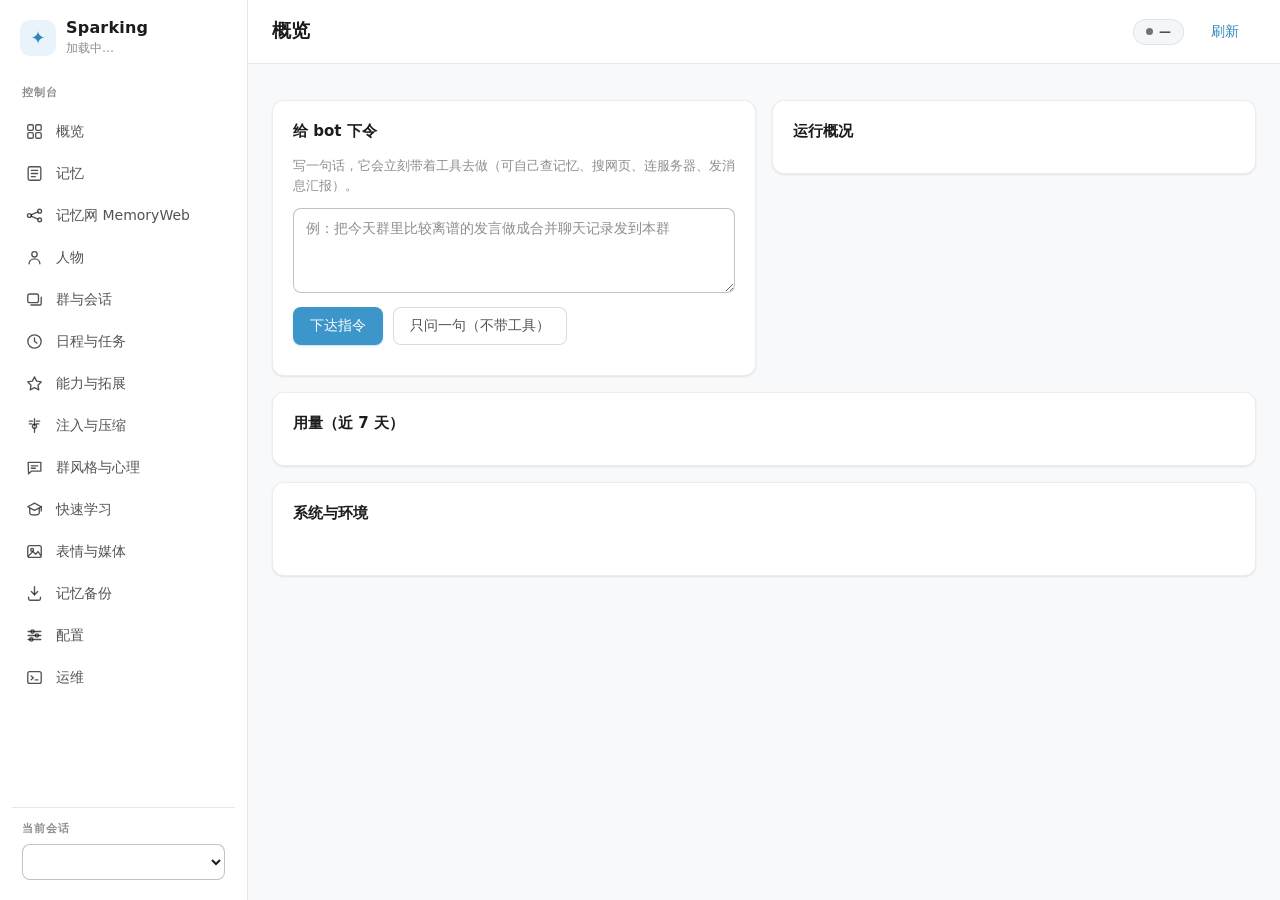
<file: pages/memory/index.html>
<!DOCTYPE html>
<html lang="zh-CN">
<head>
  <meta charset="utf-8">
  <meta name="viewport" content="width=device-width, initial-scale=1">
  <title>Sparking · 控制台</title>
  <link rel="icon" href="logo.png">
  <link rel="stylesheet" href="style.css">
</head>
<body>
  <div id="app">
    <aside class="sidebar">
      <div class="brand">
        <span class="logo">✦</span>
        <div>
          <div class="brand-name">Sparking</div>
          <div class="brand-sub" id="brand-version">加载中…</div>
        </div>
      </div>
      <div class="nav-label">控制台</div>
      <nav id="nav"></nav>
      <div class="sidebar-foot">
        <label class="scope-picker">
          <span>当前会话</span>
          <select id="scope-select"></select>
        </label>
      </div>
    </aside>

    <main class="content">
      <header class="topbar">
        <div>
          <h1 id="page-title">概览</h1>
          <p class="page-sub" id="page-sub"></p>
        </div>
        <div class="topbar-actions">
          <span class="pill" id="pill-status">—</span>
          <button class="btn ghost" id="btn-refresh" title="重新加载当前面板">刷新</button>
        </div>
      </header>

      <section class="panel" id="panel-overview">
        <div class="cards" id="overview-cards"></div>
        <div class="split">
          <div class="card">
            <h2>给 bot 下令</h2>
            <p class="muted">写一句话，它会立刻带着工具去做（可自己查记忆、搜网页、连服务器、发消息汇报）。</p>
            <textarea id="order-text" rows="3" placeholder="例：把今天群里比较离谱的发言做成合并聊天记录发到本群"></textarea>
            <div class="row">
              <button class="btn primary" id="btn-order">下达指令</button>
              <button class="btn" id="btn-ask">只问一句（不带工具）</button>
            </div>
            <pre class="output" id="order-output" hidden></pre>
          </div>
          <div class="card">
            <h2>运行概况</h2>
            <div id="overview-detail" class="kv"></div>
          </div>
        </div>
        <div class="card">
          <h2>用量（近 7 天）</h2>
          <div id="overview-usage" class="usage"></div>
        </div>
        <div class="card">
          <h2>系统与环境</h2>
          <div id="overview-platform" class="kv"></div>
          <div class="row" id="overview-platform-actions"></div>
        </div>
      </section>

      <section class="panel" id="panel-memory" hidden>
        <div class="toolbar">
          <input type="search" id="msg-search" placeholder="在消息里搜关键词…">
          <label class="check"><input type="checkbox" id="msg-events"> 含系统通知</label>
          <button class="btn" id="btn-msg-load">加载</button>
        </div>
        <div class="card">
          <h2>消息浏览 <span class="muted" id="msg-count"></span></h2>
          <div id="messages" class="list"></div>
          <div class="row"><button class="btn" id="btn-msg-more">加载更早</button></div>
        </div>
        <div class="card">
          <h2>分层摘要</h2>
          <div id="summaries" class="list"></div>
        </div>
        <div class="card">
          <h2>记忆账本</h2>
          <div id="catalog" class="list"></div>
        </div>
      </section>

      <section class="panel" id="panel-forest" hidden>
        <div class="toolbar">
          <select id="web-scope" title="只看某个会话"></select>
          <input type="search" id="web-search" placeholder="高亮节点（人物/话题/事实）…">
          <button class="btn ghost" id="btn-web-archived" title="显示回溯归档的记忆">显示归档</button>
          <button class="btn ghost" id="btn-web-refresh">刷新</button>
          <button class="btn primary" id="btn-web-new">新增记忆</button>
          <button class="btn" id="btn-web-prune" title="选择若干节点，沿路径丢弃低价值节点并压缩必要节点">剪枝</button>
          <button class="btn" id="btn-web-branches">分支 · <span id="web-branch-count">0</span></button>
          <button class="btn ghost" id="btn-web-rebuild" title="按当前记忆清空并重建整张网">重建</button>
          <a class="btn ghost" href="../tree/index.html" target="_blank" rel="noopener">独立页打开</a>
        </div>
        <p class="muted">节点＝人物 / 会话 / 话题 / 事实 / 摘要，连线＝关系：同一人物、同一话题把不同会话的记忆连成一张网。
          悬停看概况；<b>单击节点</b>看详情并可直接改标签 / 权重 / 归档 / 备注；
          <b>双击</b>只看它和周围那一圈；滚轮缩放、拖拽平移。</p>
        <div class="web-kinds" id="web-kinds"></div>
        <div class="web-stage">
          <div id="forest-graph" class="graph"></div>
          <aside id="web-detail" class="web-detail" hidden></aside>
          <aside id="web-branches" class="web-drawer" hidden></aside>
        </div>
        <div class="muted small" id="web-stats"></div>
        <div class="prune-bar" id="web-prune-bar" hidden>
          <span id="web-prune-info">剪枝：点选若干节点（至少两个）</span>
          <button class="btn primary" id="btn-web-prune-run" disabled>执行剪枝</button>
          <button class="btn ghost" id="btn-web-prune-cancel">退出剪枝</button>
        </div>
      </section>

      <section class="panel" id="panel-people" hidden>
        <div class="card">
          <h2>人物印象</h2>
          <div class="row wrap">
            <input id="imp-user" placeholder="QQ 号">
            <input id="imp-name" placeholder="昵称（可选）">
            <input id="imp-text" placeholder="印象：一两句话">
            <input id="imp-tags" placeholder="标签（逗号分隔）">
            <button class="btn primary" id="btn-imp-save">保存</button>
          </div>
          <div id="impressions" class="list"></div>
        </div>
        <div class="card">
          <h2>好感度</h2>
          <div id="affinity" class="list"></div>
        </div>
        <div class="card">
          <h2>说话风格档案</h2>
          <div id="styles" class="list"></div>
        </div>
      </section>

      <section class="panel" id="panel-groups" hidden>
        <div class="card">
          <h2>群与会话</h2>
          <p class="muted">白名单里的群会被完整记忆；点「切到」把它设为当前会话。</p>
          <div id="scopes" class="list"></div>
        </div>
        <div class="card">
          <h2>白名单</h2>
          <div class="row">
            <input id="wl-input" placeholder="群号（逗号或空格分隔）">
            <button class="btn primary" id="btn-wl-save">保存白名单</button>
          </div>
        </div>
        <div class="card">
          <h2>群话题</h2>
          <div id="topics" class="list"></div>
        </div>
      </section>

      <section class="panel" id="panel-schedule" hidden>
        <div class="card">
          <h2>任务队列 <span class="muted" id="queue-stats"></span></h2>
          <p class="muted">一切皆任务：一次回复、一轮 agent、工具调用、主动通知、总结…
            队列式执行；短期跑 1~N 次，长期定时反复；都能设时间区间，超出区间不执行。</p>
          <div class="row wrap">
            <select id="task-kind" title="任务类型">
              <option value="agent">agent（带工具自主干一轮）</option>
              <option value="reply">reply（说一句话）</option>
              <option value="notify">notify（只发一条消息）</option>
              <option value="tool">tool（调某个工具）</option>
              <option value="reflect">reflect（自我总结）</option>
              <option value="compress">compress（压缩记忆）</option>
            </select>
            <input id="plan-detail" placeholder="要做什么（例：总结本周群聊并写进记忆）">
          </div>
          <div class="row wrap">
            <label class="check">延迟<input id="plan-hours" type="number" value="0" min="0" step="0.5" title="多少小时后开始（0=马上）"></label>
            <label class="check">间隔<input id="task-interval" type="number" value="0" min="0" step="5" title="长期任务的间隔（分钟，0=不重复）"></label>
            <label class="check">次数<input id="task-runs" type="number" value="1" min="-1" step="1" title="最多跑几次（-1=不限）"></label>
            <label class="check">时段<input id="task-window" placeholder="09:00-22:00" title="每日执行时段（超出不执行）"></label>
            <button class="btn primary" id="btn-plan-add">排进队列</button>
          </div>
          <div id="plans" class="list"></div>
        </div>
        <div class="card">
          <h2>任务表</h2>
          <div class="row">
            <input id="todo-text" placeholder="任务内容">
            <button class="btn primary" id="btn-todo-add">加任务</button>
            <button class="btn ghost" id="btn-todo-clear">清空</button>
          </div>
          <div id="todos" class="list"></div>
        </div>
        <div class="card">
          <h2>事件条件指令</h2>
          <p class="muted">「当有人提到 X 时就做 Y」——命中时 bot 会自动执行。</p>
          <div class="row wrap">
            <input id="intent-text" placeholder="命中后做什么">
            <input id="intent-keys" placeholder="触发词（逗号分隔）">
            <button class="btn primary" id="btn-intent-add">立指令</button>
          </div>
          <div id="intents" class="list"></div>
        </div>
      </section>

      <section class="panel" id="panel-caps" hidden>
        <div class="card">
          <h2>能力总表 <span class="muted" id="caps-count"></span></h2>
          <p class="muted">bot 实际能调用的全部工具：AstrBot 内置、其它插件、本插件与自学习技能。
            被拓展开关关掉的会明确标出来。</p>
          <div id="caps-plugins" class="kv"></div>
          <div class="toolbar">
            <input type="search" id="caps-search" placeholder="搜工具名或说明…">
          </div>
          <div id="capabilities" class="list"></div>
        </div>
        <div class="card">
          <h2>拓展与技能</h2>
          <p class="muted">手写拓展（scripts/）仍是实验性功能：接口可能随版本调整，不建议依赖它做关键流程。
            <b>上传自定义拓展</b>：选一个 zip（里面要有 <code>extension.json</code>，可在一层子目录里）。
            上传的拓展可以在这里删除；插件自带与 bot 自学习的技能<b>不允许删除</b>。</p>
          <div class="row wrap" style="margin-bottom:8px">
            <input type="file" id="ext-file" accept=".zip">
            <button class="btn primary" id="btn-ext-upload">上传拓展</button>
            <button class="btn ghost" id="btn-ext-refresh">刷新列表</button>
          </div>
          <pre class="output" id="ext-log" hidden></pre>
          <div id="extensions" class="list"></div>
        </div>
      </section>

      <section class="panel" id="panel-inject" hidden>
        <div class="card">
          <h2>上下文详细程度 <span class="muted">每轮注入多少细节（压缩档次）</span></h2>
          <p class="muted">档次越高，注入的工具清单、记忆摘要、最近消息与证据越多，更聪明也更费 token；越低越省。
            调低档次会<b>先立即压缩一次记忆</b>，然后按更短的上下文运行；调高从下一轮起生效。
            <b>下面的提示词注入不受档次影响</b>——无论哪一档都完整注入。</p>
          <div class="row wrap">
            <select id="detail-level">
              <option value="1">1 · 紧凑（最省）</option>
              <option value="2">2 · 精简</option>
              <option value="3">3 · 标准</option>
              <option value="4">4 · 详细（最全）</option>
            </select>
            <button class="btn primary" id="btn-detail-save">应用</button>
            <span class="muted" id="detail-hint"></span>
          </div>
        </div>
        <div class="card">
          <h2>空闲活跃度 <span class="muted">没人找它说话时，后台自己找事做的开销</span></h2>
          <p class="muted">只影响<b>闲时</b>——既不主动聊天、也没人找它回复的时候，它多久自己找一次事做、
            一次能做多少（排日程 / 闲时消遣 / 自我总结 / 情绪刷新 / 风格学习 / 主动巡查）。
            <b>有人跟它说话时的正常回复完全不受影响</b>。档位越低越省 token，静默档只潜水看群、只记消息。</p>
          <div class="row wrap">
            <select id="idle-level">
              <option value="1">1 · 静默（最省）</option>
              <option value="2">2 · 克制</option>
              <option value="3">3 · 标准</option>
              <option value="4">4 · 活跃</option>
            </select>
            <button class="btn primary" id="btn-idle-save">应用</button>
            <span class="muted" id="idle-hint"></span>
          </div>
          <div id="idle-facts" class="kv"></div>
        </div>
        <div class="card">
          <h2>提示词注入 <span class="muted">勾选即生效，以【强制规则】追加到系统提示</span></h2>
          <p class="muted">自带预设可以直接启用、也可以改内容；自己的规则点「新增」。
            注入内容写成硬性要求（「每条消息必须 ≤15 字」）效果最好——它们会以
            「违反即视为本轮失败」的强制框架注入，优先级高于普通风格说明。</p>
          <div class="row">
            <button class="btn primary" id="btn-inject-add">新增注入</button>
            <button class="btn ghost" id="btn-refresh-inject">刷新</button>
          </div>
          <div id="injections" class="list"></div>
        </div>
      </section>

      <section class="panel" id="panel-culture" hidden>
        <div class="card">
          <h2>群说话风格 <span class="muted">学到的「什么情境用什么说法」</span></h2>
          <p class="muted">它从群聊里学的（不含它自己的发言）；聊天时会自然地照着说。删掉错的即可。</p>
          <div class="row"><button class="btn ghost" id="btn-refresh-culture">刷新</button></div>
          <div id="styleRules" class="list"></div>
        </div>
        <div class="card">
          <h2>群内黑话 <span class="muted">词条与它理解的含义</span></h2>
          <p class="muted">先挖出听不懂的词、再用上下文推断含义；信息不足时它不会硬猜（显示「还没搞懂」），
            你可以直接改解释。</p>
          <div id="lexicon" class="list"></div>
        </div>
        <div class="card">
          <h2>人物档案 <span class="muted">它对你的了解（跨群共用一份）</span></h2>
          <div id="profiles" class="list"></div>
        </div>
        <div class="card">
          <h2>情绪记忆 <span class="muted">最近什么让它情绪起伏</span></h2>
          <div id="moodEvents" class="list"></div>
        </div>
      </section>

      <section class="panel" id="panel-learn" hidden>
        <div class="card">
          <h2>快速学习 <span class="muted">导入群聊天记录，一次学会这些群</span></h2>
          <p class="muted">选一个 zip 上传即可：zip 根目录下**每个文件夹是一个群**
            （QQChatExporter V5 导出的 chunked-jsonl，里面有 manifest.json 与 chunks/*.jsonl）。
            <b>每个群都会被学一遍说话风格与群内黑话</b>；不在白名单里的群只写记忆、不接管，
            白名单群还会顺带建群友印象（按活跃度取前几个人）。
            重复导入同一份不会重复计数。</p>
          <div class="row wrap">
            <input type="file" id="learn-file" accept=".zip">
            <label class="check"><input type="checkbox" id="learn-learn" checked> 白名单群顺带建人物印象</label>
            <button class="btn primary" id="btn-learn-run">开始导入</button>
            <button class="btn ghost" id="btn-learn-refresh">刷新列表</button>
          </div>
          <pre class="output" id="learn-log" hidden></pre>
        </div>
        <div class="card">
          <h2>已入库的会话</h2>
          <div id="learn-scopes" class="list"></div>
        </div>
      </section>

      <section class="panel" id="panel-gallery" hidden>
        <div class="card">
          <h2>表情包库 <span class="muted">它自己攒下的表情，可看、可改描述、可删</span></h2>
          <p class="muted">描述和概要写在表情上，bot 挑表情时会按这些词选——写清楚它就用得准。</p>
          <div class="row wrap" style="margin-bottom:8px">
            <button class="btn ghost" id="btn-gallery-refresh">刷新</button>
            <button class="btn warn" id="btn-clear-stickers2">清空表情包</button>
          </div>
          <div id="sticker-grid" class="sticker-grid"></div>
        </div>
        <div class="card">
          <h2>媒体归档 <span class="muted">聊天里收到的图片/文件，可看、可改备注、可删</span></h2>
          <div class="row wrap" style="margin-bottom:8px">
            <button class="btn ghost" id="btn-media-refresh">刷新</button>
            <button class="btn warn" id="btn-clear-media2">清空媒体归档</button>
          </div>
          <div id="media-grid" class="sticker-grid"></div>
        </div>
      </section>

      <section class="panel" id="panel-backup" hidden>
        <div class="card">
          <h2>记忆导出与导入 <span class="muted">把它的记忆打包带走，也能再喂回来</span></h2>
          <p class="muted">导出的 zip 里是<b>理解层数据</b>：会话、消息、分层摘要、记忆账本、
            人物印象与档案、好感度、群说话风格、群内黑话、群话题、情绪记忆、提示词注入与日程。
            媒体与表情包文件、用量统计不进包。
            <b>重新导入时要匹配同一个嵌入模型</b>：对不上就只导文本与记忆、跳过向量（面板会写明原因）。</p>
          <div class="row wrap">
            <button class="btn primary" id="btn-export-memory">导出并下载</button>
            <button class="btn ghost" id="btn-export-server">只在服务器上存一份</button>
            <span class="muted" id="export-embed"></span>
          </div>
          <pre class="output" id="export-log" hidden></pre>
        </div>
        <div class="card">
          <h2>导入记忆包 <span class="muted">从别的 bot 或备份里搬回来</span></h2>
          <div class="row wrap">
            <input type="file" id="backup-file" accept=".zip">
            <button class="btn primary" id="btn-import-memory">导入</button>
            <button class="btn ghost" id="btn-backup-refresh">刷新</button>
          </div>
          <pre class="output" id="import-log" hidden></pre>
        </div>
        <div class="card">
          <h2>已导出的包 <span class="muted">服务器上的 exports 目录</span></h2>
          <div id="backup-files" class="list"></div>
        </div>
      </section>

      <section class="panel" id="panel-config" hidden>
        <div class="toolbar">
          <input type="search" id="cfg-search" placeholder="搜配置项…">
        </div>
        <div id="config" class="config"></div>
      </section>

      <section class="panel" id="panel-ops" hidden>
        <div class="split">
          <div class="card">
            <h2>维护</h2>
            <div class="row wrap">
              <button class="btn" id="btn-compress">压缩记忆</button>
              <button class="btn" id="btn-reflect">让 bot 自我总结</button>
              <button class="btn" id="btn-backup">立即备份</button>
            </div>
            <p class="muted">备份保存在插件数据目录的 backups/。</p>
            <div id="backups" class="list"></div>
          </div>
          <div class="card danger">
            <h2>危险操作</h2>
            <div class="row wrap">
              <button class="btn warn" id="btn-wipe-group">清空当前群记忆</button>
              <button class="btn warn" id="btn-clear-media">清空媒体归档</button>
              <button class="btn warn" id="btn-clear-stickers">清空表情包</button>
              <button class="btn danger" id="btn-wipe-all">清空全部记忆</button>
            </div>
            <p class="muted">「清空全部」需要输入确认词：确认清空</p>
          </div>
        </div>
        <div class="card">
          <h2>情绪</h2>
          <div class="row wrap">
            <input id="mood-name" placeholder="情绪词（如：雀跃）">
            <input id="mood-intensity" type="number" value="0.5" min="0" max="1" step="0.1">
            <input id="mood-note" placeholder="原因（可选）">
            <button class="btn primary" id="btn-mood">设置</button>
          </div>
          <div id="mood-view" class="kv"></div>
        </div>
        <div class="card">
          <h2>通知与请求</h2>
          <p class="muted">好友申请 / 群邀请等事件（bot 会自动处理，也可在此核对）。</p>
          <div id="events" class="list"></div>
        </div>
      </section>
    </main>
  </div>

  <div id="toast" class="toast" hidden></div>
  <script src="app.js"></script>
</body>
</html>
</file>
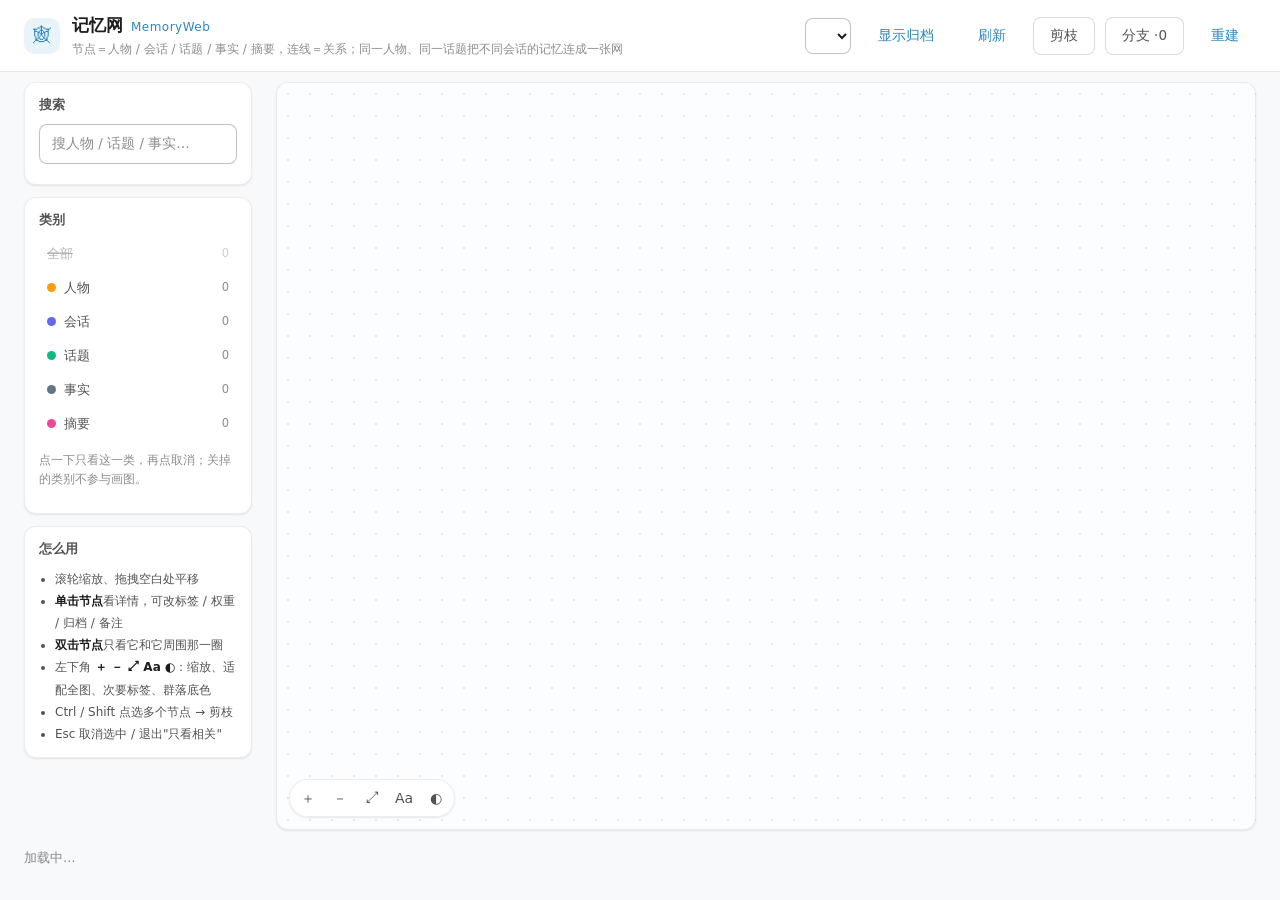
<file: pages/tree/index.html>
<!DOCTYPE html>
<html lang="zh-CN">
<head>
  <meta charset="utf-8">
  <meta name="viewport" content="width=device-width, initial-scale=1">
  <title>Sparking · 记忆网</title>
  <link rel="icon" href="logo.png">
  <link rel="stylesheet" href="style.css">
</head>
<body>
  <header class="bar">
    <div class="brand">
      <span class="logo">🕸</span>
      <div>
        <div class="brand-name">记忆网 <span class="brand-sub">MemoryWeb</span></div>
        <div class="brand-note">节点＝人物 / 会话 / 话题 / 事实 / 摘要，连线＝关系；同一人物、同一话题把不同会话的记忆连成一张网</div>
      </div>
    </div>
    <div class="bar-actions">
      <select id="scope" title="只看某个会话"></select>
      <button class="btn ghost" id="btn-archived" title="显示回溯归档的记忆">显示归档</button>
      <button class="btn ghost" id="btn-refresh" title="重新拉取记忆网">刷新</button>
      <button class="btn" id="btn-prune" title="选择若干节点，沿路径丢弃低价值节点并压缩必要节点">剪枝</button>
      <button class="btn" id="btn-branches">分支 · <span id="branch-count">0</span></button>
      <button class="btn ghost" id="btn-rebuild" title="按当前记忆清空并重建整张网">重建</button>
    </div>
  </header>

  <div class="layout">
    <aside class="side">
      <section class="panel">
        <h3>搜索</h3>
        <input type="search" id="search" placeholder="搜人物 / 话题 / 事实…">
        <ul class="hits" id="search-hits"></ul>
      </section>
      <section class="panel">
        <h3>类别 <span class="muted" id="kind-total"></span></h3>
        <div class="legend" id="kinds"></div>
        <p class="muted small">点一下只看这一类，再点取消；关掉的类别不参与画图。</p>
      </section>
      <section class="panel">
        <h3>怎么用</h3>
        <ul class="tips">
          <li>滚轮缩放、拖拽空白处平移</li>
          <li><b>单击节点</b>看详情，可改标签 / 权重 / 归档 / 备注</li>
          <li><b>双击节点</b>只看它和它周围那一圈</li>
          <li>左下角 <b>＋ － ⤢ Aa ◐</b>：缩放、适配全图、次要标签、群落底色</li>
          <li>Ctrl / Shift 点选多个节点 → 剪枝</li>
          <li>Esc 取消选中 / 退出"只看相关"</li>
        </ul>
      </section>
    </aside>

    <main class="stage">
      <div id="graph" class="graph"></div>
      <aside id="detail" class="detail" hidden></aside>
    </main>
  </div>

  <aside id="branches" class="drawer" hidden></aside>

  <footer class="stats" id="stats">加载中…</footer>

  <div class="prune-bar" id="prune-bar" hidden>
    <span id="prune-info">剪枝：点选若干节点（至少两个）</span>
    <button class="btn primary" id="btn-prune-run" disabled>执行剪枝</button>
    <button class="btn ghost" id="btn-prune-cancel">退出剪枝</button>
  </div>

  <div id="toast" class="toast" hidden></div>

  <script src="web.js"></script>
  <script src="app.js"></script>
</body>
</html>
</file>
<file: pages/memory/style.css>
/* Sparking 控制台 —— AstrBot 风格 · 亮色主题 · 零依赖
   配色取自 AstrBot dashboard 的 PurpleTheme（dashboard/src/theme/LightTheme.ts）：
   primary #3c96ca / secondary #2f86bd / lightprimary #eef2f6 / lightsecondary #e8f3fa
   success #00c853 / warning #ffc107 / error #f44336 / 正文 #1b1c1d / 次要 #000000aa / 分隔 #d0d0d0
   组件规格对齐它的 Vuetify 默认值：卡片 rounded-lg(12px) 描边、输入框 rounded-lg、
   侧栏列表项 min-height 40px、根圆角 8px。 */

[hidden] { display: none !important; }

:root {
  --primary: #3c96ca;
  --primary-strong: #2f86bd;
  --primary-deep: #1565c0;
  --primary-soft: #e8f3fa;
  --primary-soft-2: #eef2f6;
  --success: #00c853;
  --success-soft: #e6f7ee;
  --success-ink: #1b7f4d;
  --warning: #ffc107;
  --warning-soft: #fff8e1;
  --warning-ink: #8a6100;
  --error: #f44336;
  --error-soft: #fdecea;
  --error-ink: #c62828;

  --ink: #1b1c1d;
  --ink-2: rgba(0, 0, 0, .68);
  --ink-3: rgba(0, 0, 0, .45);
  --border: #d0d0d0;
  --line: rgba(208, 208, 208, .5);
  --hair: rgba(0, 0, 0, .07);

  --surface: #ffffff;
  --canvas: #f7f9fb;
  --surface-2: #f4f7fa;

  --radius: 8px;
  --radius-lg: 12px;
  --radius-xl: 16px;
  --shadow-1: 0 1px 2px rgba(16, 24, 40, .06), 0 1px 3px rgba(16, 24, 40, .04);
  --shadow-2: 0 10px 28px rgba(16, 24, 40, .14);
  --font: "Outfit", "Noto Sans", "PingFang SC", "Hiragino Sans GB",
          "Noto Sans CJK SC", "Microsoft YaHei", system-ui, sans-serif;
  --mono: ui-monospace, "SFMono-Regular", Consolas, "Liberation Mono", monospace;
}

* { box-sizing: border-box; }

html, body {
  margin: 0;
  height: 100%;
  background: var(--canvas);
  color: var(--ink);
  font: 14px/1.6 var(--font);
  -webkit-font-smoothing: antialiased;
}

#app { display: flex; height: 100%; }

/* ---------------------------------------------------------------- 侧栏 */
.sidebar {
  width: 248px;
  flex: none;
  background: var(--surface);
  border-right: 1px solid var(--line);
  display: flex;
  flex-direction: column;
  padding: 14px 12px 16px;
  gap: 8px;
  overflow-y: auto;
}

.brand { display: flex; align-items: center; gap: 10px; padding: 4px 8px 12px; }
.brand .logo {
  width: 36px; height: 36px; border-radius: 10px; flex: none;
  display: grid; place-items: center;
  background: var(--primary-soft);
  color: var(--primary-strong); font-size: 18px; font-weight: 700;
  overflow: hidden;
}
.brand .logo img { width: 36px; height: 36px; display: block; }
.brand-name { font-size: 16px; font-weight: 600; letter-spacing: .2px; line-height: 1.3; }
.brand-sub { font-size: 12px; color: var(--ink-3); }

.nav-label {
  font-size: 11px; letter-spacing: .08em; text-transform: uppercase;
  color: var(--ink-3); padding: 6px 10px 2px; font-weight: 600;
}

#nav { display: flex; flex-direction: column; gap: 2px; }
#nav button {
  all: unset;
  cursor: pointer;
  min-height: 40px;
  padding: 0 12px;
  border-radius: var(--radius);
  color: var(--ink-2);
  display: flex; align-items: center; gap: 12px;
  font-size: 14px;
  transition: background .14s ease, color .14s ease;
}
#nav button:hover { background: var(--primary-soft); color: var(--primary-strong); }
#nav button.active {
  background: var(--primary-soft); color: var(--primary-strong);
  font-weight: 600;
}
#nav button .ico {
  width: 20px; height: 20px; flex: none;
  display: grid; place-items: center; color: currentColor;
}
#nav button .ico svg {
  width: 19px; height: 19px; display: block;
  fill: none; stroke: currentColor; stroke-width: 1.7;
  stroke-linecap: round; stroke-linejoin: round;
}

.sidebar-foot {
  margin-top: auto; padding: 12px 10px 4px;
  border-top: 1px solid var(--line);
}
.scope-picker { display: flex; flex-direction: column; gap: 6px; }
.scope-picker > span {
  font-size: 11px; letter-spacing: .08em; text-transform: uppercase;
  color: var(--ink-3); font-weight: 600;
}

/* ---------------------------------------------------------------- 主区 */
.content { flex: 1; min-width: 0; display: flex; flex-direction: column; background: var(--canvas); }

.topbar {
  display: flex; align-items: center; justify-content: space-between; gap: 16px;
  padding: 12px 24px;
  min-height: 64px;
  border-bottom: 1px solid var(--line);
  background: var(--surface);
  position: sticky; top: 0; z-index: 5;
}
.topbar h1 { font-size: 19px; font-weight: 600; margin: 0; line-height: 1.35; }
.page-sub { margin: 2px 0 0; font-size: 12.5px; color: var(--ink-3); }
.topbar-actions { display: flex; align-items: center; gap: 10px; flex: none; }

.pill {
  display: inline-flex; align-items: center; gap: 6px;
  font-size: 12px; font-weight: 600; line-height: 1;
  padding: 6px 12px; border-radius: 999px;
  background: var(--surface-2); color: var(--ink-2); border: 1px solid var(--line);
}
.pill::before {
  content: ""; width: 7px; height: 7px; border-radius: 50%;
  background: currentColor; opacity: .8;
}
.pill.on { background: var(--success-soft); color: var(--success-ink); border-color: transparent; }
.pill.off { background: var(--warning-soft); color: var(--warning-ink); border-color: transparent; }

.panel { padding: 20px 24px 56px; overflow: auto; flex: 1; }

/* ---------------------------------------------------------------- 卡片 */
.cards {
  display: grid; grid-template-columns: repeat(auto-fill, minmax(158px, 1fr));
  gap: 14px; margin-bottom: 16px;
}
.card {
  background: var(--surface);
  border: 1px solid var(--hair);
  border-radius: var(--radius-lg);
  padding: 18px 20px;
  margin-bottom: 16px;
  box-shadow: var(--shadow-1);
}
.card h2 {
  font-size: 15px; font-weight: 600; margin: 0 0 12px;
  display: flex; align-items: center; gap: 8px; flex-wrap: wrap;
}
.card h2 .muted { font-weight: 400; }
.card.danger { border-color: rgba(244, 67, 54, .28); }
.card.danger h2 { color: var(--error-ink); }
.split { display: grid; grid-template-columns: 1fr 1fr; gap: 16px; align-items: start; }
@media (max-width: 960px) { .split { grid-template-columns: 1fr; } }

.metric {
  background: var(--surface); border: 1px solid var(--hair);
  border-radius: var(--radius-lg); padding: 16px 18px; box-shadow: var(--shadow-1);
}
.metric .k { font-size: 12.5px; color: var(--ink-3); }
.metric .v {
  font-size: 26px; font-weight: 600; margin-top: 4px; line-height: 1.2;
  color: var(--ink); font-variant-numeric: tabular-nums;
}
.metric .v small { font-size: 13px; color: var(--ink-3); font-weight: 400; margin-left: 4px; }

.kv { display: grid; grid-template-columns: auto 1fr; gap: 10px 16px; font-size: 13.5px; }
.kv b { color: var(--ink-3); font-weight: 500; }
.usage { display: flex; flex-direction: column; gap: 8px; font-size: 13px; }
.usage-row {
  display: grid; grid-template-columns: 58px 1fr 68px;
  align-items: center; gap: 12px;
}
.usage-day { color: var(--ink-2); font-variant-numeric: tabular-nums; }
.usage-count { color: var(--ink-3); text-align: right; font-variant-numeric: tabular-nums; }
.usage-track {
  height: 8px; border-radius: 999px; background: var(--surface-2);
  overflow: hidden;
}
.usage .bar {
  height: 8px; border-radius: 999px;
  background: linear-gradient(90deg, var(--primary), var(--primary-deep));
  min-width: 3px;
}

/* ---------------------------------------------------------------- 控件 */
button.btn {
  all: unset;
  cursor: pointer;
  display: inline-flex; align-items: center; justify-content: center; gap: 6px;
  height: 36px; padding: 0 16px;
  border-radius: var(--radius);
  background: var(--surface); color: var(--ink-2);
  border: 1px solid rgba(0, 0, 0, .14);
  font-size: 13.5px; font-weight: 500; white-space: nowrap;
  transition: background .14s ease, border-color .14s ease, color .14s ease, box-shadow .14s ease;
}
button.btn:hover { background: var(--primary-soft-2); border-color: rgba(0, 0, 0, .2); color: var(--ink); }
button.btn:focus-visible { outline: 2px solid var(--primary); outline-offset: 2px; }
button.btn.primary {
  background: var(--primary); border-color: transparent; color: #fff;
  box-shadow: 0 1px 2px rgba(21, 101, 192, .22);
}
button.btn.primary:hover { background: var(--primary-strong); color: #fff; }
button.btn.ghost { background: transparent; border-color: transparent; color: var(--primary-strong); }
button.btn.ghost:hover { background: var(--primary-soft); }
button.btn.warn { background: var(--warning-soft); border-color: transparent; color: var(--warning-ink); }
button.btn.warn:hover { background: #fff3cd; }
button.btn.danger { background: var(--error-soft); border-color: transparent; color: var(--error-ink); }
button.btn.danger:hover { background: #fbdad6; }
button.btn[disabled] { opacity: .45; pointer-events: none; }

input, select, textarea {
  background: var(--surface); color: var(--ink);
  border: 1px solid rgba(0, 0, 0, .24);
  border-radius: var(--radius);
  padding: 8px 12px; font: inherit; font-size: 13.5px; outline: none;
  transition: border-color .14s ease, box-shadow .14s ease;
  max-width: 100%;
}
input::placeholder, textarea::placeholder { color: var(--ink-3); }
input:hover, select:hover, textarea:hover { border-color: rgba(0, 0, 0, .4); }
input:focus, select:focus, textarea:focus {
  border-color: var(--primary); box-shadow: 0 0 0 1px var(--primary) inset;
}
input[type="checkbox"] { width: 17px; height: 17px; accent-color: var(--primary); padding: 0; }
select { cursor: pointer; }
textarea { width: 100%; resize: vertical; line-height: 1.65; }

.row { display: flex; gap: 10px; align-items: center; margin: 8px 0 12px; }
.row.wrap { flex-wrap: wrap; }
.row input { flex: 1; min-width: 130px; }
.toolbar { display: flex; gap: 10px; align-items: center; margin-bottom: 14px; flex-wrap: wrap; }
.toolbar input[type="search"] { flex: 1; min-width: 180px; }
.check {
  display: inline-flex; align-items: center; gap: 6px;
  color: var(--ink-2); font-size: 13px; white-space: nowrap;
}
.check input[type="number"], .check input:not([type]) { width: 74px; flex: none; }

/* ---------------------------------------------------------------- 列表 */
.list {
  display: flex; flex-direction: column; gap: 8px;
  max-height: 460px; overflow: auto;
  scrollbar-width: thin;
}
.item {
  background: var(--surface);
  border: 1px solid var(--hair);
  border-radius: var(--radius);
  padding: 12px 14px;
  display: flex; gap: 12px; align-items: flex-start;
  transition: border-color .14s ease, background .14s ease;
}
.item:hover { border-color: rgba(60, 150, 202, .5); background: #fcfdff; }
.item .main { flex: 1; min-width: 0; }
.item .title {
  font-size: 13.5px; font-weight: 600;
  display: flex; gap: 8px; align-items: baseline; flex-wrap: wrap;
}
.item .title .tag {
  font-size: 11px; font-weight: 500;
  color: var(--primary-strong); background: var(--primary-soft);
  border-radius: 6px; padding: 2px 8px;
}
.item .body {
  color: var(--ink-2); font-size: 13.5px; word-break: break-word;
  white-space: pre-wrap; margin-top: 4px;
}
.item .meta { color: var(--ink-3); font-size: 11.5px; margin-top: 6px; }
.item .actions { display: flex; gap: 6px; flex: none; flex-wrap: wrap; }
.item .actions button { height: 30px; padding: 0 12px; font-size: 12.5px; }
.empty { color: var(--ink-3); font-size: 13px; padding: 22px 12px; text-align: center; }
.muted { color: var(--ink-3); font-size: 12.5px; }
.output {
  background: #fbfcfd; border: 1px solid var(--hair); border-radius: var(--radius);
  padding: 12px 14px; font-family: var(--mono); font-size: 12.5px; color: #344054;
  max-height: 240px; overflow: auto; white-space: pre-wrap; word-break: break-word;
}

/* ---------------------------------------------------------------- 配置 */
.config { display: flex; flex-direction: column; gap: 20px; }
.cfg-group {
  background: var(--surface); border: 1px solid var(--hair);
  border-radius: var(--radius-lg); box-shadow: var(--shadow-1); overflow: hidden;
}
.cfg-group h3 {
  font-size: 13px; font-weight: 600; color: var(--primary-strong);
  margin: 0; padding: 14px 18px; border-bottom: 1px solid var(--line);
  background: var(--primary-soft-2); letter-spacing: .02em;
}
.cfg-item {
  display: grid; grid-template-columns: minmax(200px, 1fr) minmax(160px, 300px) auto;
  gap: 10px 14px; align-items: center;
  padding: 12px 18px; border-bottom: 1px solid var(--hair);
}
.cfg-item:last-child { border-bottom: 0; }
.cfg-item:hover { background: #fafcff; }
.cfg-item .key { font-family: var(--mono); font-size: 12.5px; color: var(--ink); }
.cfg-item .desc { font-size: 12px; color: var(--ink-3); grid-column: 1 / -1; margin: -6px 0 0; }
.cfg-item.wide { grid-template-columns: 1fr; }
.cfg-item input[type="checkbox"] { justify-self: start; }

/* ---------------------------------------------------------------- 提示与弹窗 */
.toast {
  position: fixed; left: 50%; bottom: 28px; transform: translateX(-50%);
  background: #303540; border: 1px solid #303540; color: #fff;
  padding: 12px 20px; border-radius: var(--radius); box-shadow: var(--shadow-2);
  font-size: 13.5px; z-index: 40; max-width: 70vw;
}
.toast.ok { background: #1b7f4d; border-color: #1b7f4d; }
.toast.error { background: #c62828; border-color: #c62828; }

.modal-overlay {
  position: fixed; inset: 0; background: rgba(27, 28, 29, .38);
  display: grid; place-items: center; z-index: 50;
  animation: fade .16s ease;
}
.modal {
  background: var(--surface); border-radius: var(--radius-xl);
  padding: 22px 24px; width: min(460px, 92vw);
  box-shadow: var(--shadow-2); animation: pop .18s ease;
}
.modal.danger h3 { color: var(--error-ink); }
.modal h3 { margin: 0 0 10px; font-size: 16px; font-weight: 600; }
.modal-msg { color: var(--ink-2); font-size: 13.5px; margin: 0 0 14px; white-space: pre-wrap; }
.modal input { width: 100%; margin-bottom: 6px; }
.modal-actions { display: flex; justify-content: flex-end; gap: 8px; margin-top: 12px; }
@keyframes fade { from { opacity: 0; } to { opacity: 1; } }
@keyframes pop { from { opacity: 0; transform: translateY(6px); } to { opacity: 1; transform: none; } }

/* ---------------------------------------------------------------- 记忆网（画布） */
.graph {
  position: relative; height: 62vh; min-height: 380px;
  border: 1px solid var(--hair); border-radius: var(--radius-lg);
  background: #fbfdff;
  background-image: radial-gradient(rgba(60, 150, 202, .18) 1px, transparent 1px);
  background-size: 22px 22px;
  box-shadow: var(--shadow-1);
  overflow: hidden;
}
.forest-host { position: relative; }
.forest-svg { width: 100%; height: 100%; display: block; cursor: grab; }
.forest-svg:active { cursor: grabbing; }
.forest-node { cursor: pointer; }
.forest-node circle {
  filter: drop-shadow(0 1px 2px rgba(16, 24, 40, .18));
  transition: filter .14s ease;
}
.forest-node:hover circle { filter: brightness(1.06) drop-shadow(0 3px 6px rgba(16, 24, 40, .24)); }
.forest-node text { pointer-events: none; user-select: none; }
.forest-tip {
  position: absolute; max-width: 320px;
  background: var(--surface); border: 1px solid var(--hair);
  border-radius: var(--radius); padding: 10px 12px;
  font-size: 12.5px; line-height: 1.6; color: var(--ink);
  pointer-events: none; z-index: 8; box-shadow: var(--shadow-2);
}
.forest-tip .tip-body { color: var(--ink-2); }
.forest-tip .tip-hint { color: var(--ink-3); font-size: 11.5px; }
.forest-menu {
  position: absolute; z-index: 9;
  display: flex; flex-direction: column; gap: 2px;
  background: var(--surface); border: 1px solid var(--hair);
  border-radius: var(--radius); padding: 6px;
  box-shadow: var(--shadow-2); min-width: 160px;
}
.forest-menu-item {
  all: unset; cursor: pointer; padding: 8px 10px; border-radius: 6px;
  font-size: 13px; color: var(--ink-2);
}
.forest-menu-item:hover { background: var(--primary-soft); color: var(--primary-strong); }
.forest-empty { color: var(--ink-3); font-size: 13px; padding: 24px; text-align: center; }

/* ---------------------------------------------------------------- 记忆网（MemoryWeb） */
.web-kinds { display: flex; gap: 8px; flex-wrap: wrap; margin: 0 0 10px; }
.chip {
  all: unset; cursor: pointer;
  display: inline-flex; align-items: center; gap: 6px;
  height: 28px; padding: 0 12px; border-radius: 999px;
  background: var(--surface); border: 1px solid var(--hair);
  font-size: 12.5px; color: var(--ink-2);
  box-shadow: var(--shadow-1);
}
.chip .name { flex: 1; }
.chip .n { color: var(--ink-3); font-size: 11.5px; }
.chip .dot { width: 9px; height: 9px; border-radius: 50%; display: inline-block; }
.chip.off { opacity: .45; text-decoration: line-through; }
.web-stage { position: relative; }
.web-canvas { display: block; width: 100%; height: 100%; cursor: grab; touch-action: none; }
.web-canvas:active { cursor: grabbing; }
.web-tip {
  position: absolute; max-width: 300px;
  background: var(--surface); border: 1px solid var(--hair);
  border-radius: var(--radius); padding: 6px 10px;
  font-size: 12.5px; color: var(--ink);
  pointer-events: none; z-index: 8; box-shadow: var(--shadow-2);
}
.web-detail {
  position: absolute; top: 12px; right: 12px; width: min(340px, 42%);
  max-height: calc(100% - 24px); overflow: auto;
  background: var(--surface); border: 1px solid var(--hair);
  border-radius: var(--radius-lg); padding: 14px 16px;
  box-shadow: var(--shadow-2); z-index: 6;
}
.web-detail-head { display: flex; align-items: center; gap: 8px; margin-bottom: 6px; }
.web-detail-head strong { flex: 1; min-width: 0; font-size: 14px; }
.web-detail-head .dot { width: 10px; height: 10px; border-radius: 50%; flex: none; }
.web-edit { display: grid; grid-template-columns: 1fr 74px; gap: 6px; margin-top: 8px; }
.web-edit input { width: 100%; font-size: 12.5px; padding: 5px 8px; }
.web-edit input:nth-child(3) { grid-column: 1 / -1; }
.web-detail-title { font-size: 12.5px; color: var(--ink-2); margin: 12px 0 6px; font-weight: 600; }
.web-detail-list { display: flex; flex-direction: column; gap: 4px; }
.web-detail-edge {
  font-size: 12.5px; color: var(--ink-2);
  background: var(--surface-2); border-radius: 6px; padding: 5px 9px;
  word-break: break-word;
}
.web-drawer {
  position: absolute; top: 12px; left: 12px; width: min(380px, 46%);
  max-height: calc(100% - 24px); overflow: auto;
  background: var(--surface); border: 1px solid var(--hair);
  border-radius: var(--radius-lg); padding: 14px 16px;
  box-shadow: var(--shadow-2); z-index: 6;
}
.web-drawer-head { display: flex; align-items: center; justify-content: space-between; margin-bottom: 8px; }
.branch-card {
  border: 1px solid var(--hair); border-radius: var(--radius);
  padding: 10px 12px; margin-bottom: 10px; background: var(--surface-2);
}
.branch-card.reverted { opacity: .72; }
.branch-title { font-size: 13px; font-weight: 600; margin-bottom: 2px; word-break: break-word; }
.branch-card .btn { margin-top: 8px; height: 30px; padding: 0 12px; font-size: 12.5px; }
.prune-bar {
  display: flex; align-items: center; gap: 12px; flex-wrap: wrap;
  margin-top: 12px; padding: 10px 14px;
  background: var(--surface); border: 1px solid var(--hair);
  border-radius: var(--radius-lg); box-shadow: var(--shadow-1);
  font-size: 13px; color: var(--ink-2);
}

/* ---------------------------------------------------------------- 窄屏 */
@media (max-width: 860px) {
  .sidebar { width: 200px; }
  .panel { padding: 16px 16px 48px; }
  .topbar { padding: 10px 16px; }
}

/* 媒体与表情网格 */
.sticker-grid {
  display: grid;
  grid-template-columns: repeat(auto-fill, minmax(150px, 1fr));
  gap: 12px;
}
.thumb-item {
  border: 1px solid var(--line, #e3e8ef);
  border-radius: 10px;
  padding: 8px;
  display: flex;
  flex-direction: column;
  gap: 6px;
  background: var(--surface, #fff);
}
.thumb-box {
  width: 100%;
  aspect-ratio: 1;
  border-radius: 8px;
  overflow: hidden;
  display: grid;
  place-items: center;
  background: var(--primary-soft, #eef6fb);
}
.thumb-img { width: 100%; height: 100%; object-fit: contain; }
.thumb-empty { color: var(--ink-3, #93a3b8); font-size: 12px; }
.thumb-meta { min-height: 30px; }
.thumb-title {
  font-size: 12px; font-weight: 600; color: var(--ink-2, #33475b);
  overflow: hidden; text-overflow: ellipsis; white-space: nowrap;
}
.thumb-actions { display: flex; gap: 6px; }
.edit-line input {
  width: 100%; box-sizing: border-box; font-size: 12px;
  padding: 4px 6px; border: 1px solid var(--line, #e3e8ef); border-radius: 6px;
}
</file>
<file: pages/tree/style.css>
/* 记忆网（独立页）—— 与控制台同一套 AstrBot 亮色规范，令牌见 pages/memory/style.css 头部注释 */

[hidden] { display: none !important; }

:root {
  --primary: #3c96ca;
  --primary-strong: #2f86bd;
  --primary-deep: #1565c0;
  --primary-soft: #e8f3fa;
  --primary-soft-2: #eef2f6;
  --success-soft: #e6f7ee;
  --success-ink: #1b7f4d;
  --warning-soft: #fff8e1;
  --warning-ink: #8a6100;
  --error: #f44336;
  --error-soft: #fdecea;
  --error-ink: #c62828;

  --ink: #1b1c1d;
  --ink-2: rgba(0, 0, 0, .68);
  --ink-3: rgba(0, 0, 0, .45);
  --line: rgba(208, 208, 208, .5);
  --hair: rgba(0, 0, 0, .07);

  --surface: #ffffff;
  --canvas: #f7f9fb;
  --surface-2: #f4f7fa;

  --radius: 8px;
  --radius-lg: 12px;
  --radius-xl: 16px;
  --shadow-1: 0 1px 2px rgba(16, 24, 40, .06), 0 1px 3px rgba(16, 24, 40, .04);
  --shadow-2: 0 10px 28px rgba(16, 24, 40, .14);
  --font: "Outfit", "Noto Sans", "PingFang SC", "Hiragino Sans GB",
          "Noto Sans CJK SC", "Microsoft YaHei", system-ui, sans-serif;
}

* { box-sizing: border-box; }

html, body {
  margin: 0; min-height: 100%;
  background: var(--canvas); color: var(--ink);
  font: 14px/1.6 var(--font);
  -webkit-font-smoothing: antialiased;
}

.bar {
  display: flex; align-items: center; justify-content: space-between; gap: 16px;
  padding: 12px 24px; min-height: 64px;
  border-bottom: 1px solid var(--line); background: var(--surface);
  position: sticky; top: 0; z-index: 5;
}
.brand { display: flex; align-items: center; gap: 12px; }
.brand .logo {
  width: 36px; height: 36px; border-radius: 10px; display: grid; place-items: center;
  background: var(--primary-soft); color: var(--primary-strong); font-size: 18px;
}
.brand-name { font-size: 17px; font-weight: 600; display: flex; align-items: baseline; gap: 8px; }
.brand-sub { font-size: 12px; color: var(--primary-strong); font-weight: 500; letter-spacing: .04em; }
.brand-note { color: var(--ink-3); font-size: 12px; margin-top: 1px; }
.bar-actions { display: flex; gap: 10px; align-items: center; flex-wrap: wrap; }

button.btn {
  all: unset;
  cursor: pointer;
  display: inline-flex; align-items: center; justify-content: center;
  height: 36px; padding: 0 16px; border-radius: var(--radius);
  background: var(--surface); color: var(--ink-2);
  border: 1px solid rgba(0, 0, 0, .14);
  font-size: 13.5px; font-weight: 500; white-space: nowrap;
  transition: background .14s ease, border-color .14s ease, color .14s ease;
}
button.btn:hover { background: var(--primary-soft-2); border-color: rgba(0, 0, 0, .2); color: var(--ink); }
button.btn.primary { background: var(--primary); border-color: transparent; color: #fff; }
button.btn.primary:hover { background: var(--primary-strong); color: #fff; }
button.btn.ghost { background: transparent; border-color: transparent; color: var(--primary-strong); }
button.btn.ghost:hover { background: var(--primary-soft); }
button.btn.danger { background: var(--error-soft); border-color: transparent; color: var(--error-ink); }
button.btn.danger:hover { background: #fbdcd9; color: var(--error-ink); }
button.btn.small { height: 30px; padding: 0 12px; font-size: 12.5px; }
button.btn.active { background: var(--primary); border-color: transparent; color: #fff; }
button.btn[disabled] { opacity: .5; cursor: not-allowed; }

input, select, textarea {
  background: var(--surface); color: var(--ink);
  border: 1px solid rgba(0, 0, 0, .24); border-radius: var(--radius);
  padding: 8px 12px; font: inherit; font-size: 13.5px; outline: none;
  transition: border-color .14s ease, box-shadow .14s ease;
}
input::placeholder, textarea::placeholder { color: var(--ink-3); }
input:focus, select:focus, textarea:focus {
  border-color: var(--primary); box-shadow: 0 0 0 1px var(--primary) inset;
}

/* ---------------------------------------------------------------- 三栏布局 */
.layout {
  display: grid;
  grid-template-columns: 264px minmax(0, 1fr);
  min-height: 0;
}
.side {
  display: flex; flex-direction: column; gap: 12px;
  padding: 10px 12px 12px 24px;
  max-height: calc(100vh - 150px); overflow: auto;
}
.panel {
  background: var(--surface); border: 1px solid var(--hair);
  border-radius: var(--radius-lg); padding: 12px 14px; box-shadow: var(--shadow-1);
}
.panel h3 {
  margin: 0 0 8px; font-size: 13px; font-weight: 600; color: var(--ink-2);
  display: flex; align-items: baseline; gap: 6px;
}
.panel input[type="search"] { width: 100%; }
.panel .muted { font-weight: 400; font-size: 12px; }

/* 搜索命中列表（一眼可点的结果） */
.hits { list-style: none; margin: 8px 0 0; padding: 0; display: flex; flex-direction: column; gap: 2px; }
.hits li { padding: 0; }
.hits button {
  all: unset; cursor: pointer; display: flex; align-items: center; gap: 8px;
  width: 100%; padding: 5px 6px; border-radius: 6px; font-size: 12.5px; color: var(--ink);
}
.hits button:hover { background: var(--primary-soft); }
.hits .dot { width: 8px; height: 8px; border-radius: 50%; flex: none; }
.hits .label { flex: 1; min-width: 0; overflow: hidden; text-overflow: ellipsis; white-space: nowrap; }
.hits .meta { color: var(--ink-3); font-size: 11px; flex: none; }

/* 图例（带计数的类别开关） */
.legend { display: flex; flex-direction: column; gap: 4px; }
.chip {
  all: unset; cursor: pointer;
  display: flex; align-items: center; gap: 8px;
  padding: 5px 8px; border-radius: 6px;
  font-size: 12.5px; color: var(--ink-2);
}
.chip:hover { background: var(--primary-soft); }
.chip .dot { width: 9px; height: 9px; border-radius: 50%; display: inline-block; flex: none; }
.chip .name { flex: 1; }
.chip .n { color: var(--ink-3); font-size: 11.5px; }
.chip.off { opacity: .42; }
.chip.off .name { text-decoration: line-through; }

.tips { margin: 0; padding-left: 16px; color: var(--ink-2); font-size: 12px; line-height: 1.85; }
.tips b { color: var(--ink); font-weight: 600; }

/* ---------------------------------------------------------------- 画布 */
.stage { position: relative; padding: 10px 24px 12px 12px; min-width: 0; }
.graph {
  position: relative; height: calc(100vh - 152px); min-height: 420px;
  border: 1px solid var(--hair); border-radius: var(--radius-lg);
  background: #fbfdff;
  background-image: radial-gradient(rgba(60, 150, 202, .16) 1px, transparent 1px);
  background-size: 22px 22px;
  box-shadow: var(--shadow-1); overflow: hidden;
}
.web-canvas { display: block; width: 100%; height: 100%; cursor: grab; touch-action: none; }
.web-canvas:active { cursor: grabbing; }

.web-tip {
  position: absolute; min-width: 132px; max-width: 240px;
  background: rgba(255, 255, 255, .97); border: 1px solid var(--hair);
  border-radius: var(--radius); padding: 8px 10px;
  font-size: 12.5px; color: var(--ink);
  pointer-events: none; z-index: 8; box-shadow: var(--shadow-2);
}
.web-tip-head { display: flex; align-items: center; gap: 7px; }
.web-tip-dot { width: 8px; height: 8px; border-radius: 50%; flex: none; }
.web-tip-head strong { font-weight: 600; overflow: hidden; text-overflow: ellipsis; white-space: nowrap; }
.web-tip-meta { color: var(--ink-3); font-size: 11.5px; margin-top: 3px; }
.web-tip-hint { color: var(--primary-strong); font-size: 11px; margin-top: 4px; }

/* 画布内悬浮工具条与聚焦提示 */
.web-tools {
  position: absolute; left: 12px; bottom: 12px; display: flex; gap: 4px;
  background: rgba(255, 255, 255, .94); border: 1px solid var(--hair);
  border-radius: 999px; padding: 4px; box-shadow: var(--shadow-1); z-index: 7;
}
.web-tools button {
  all: unset; cursor: pointer; width: 28px; height: 28px; border-radius: 50%;
  display: grid; place-items: center; font-size: 14px; color: var(--ink-2);
}
.web-tools button:hover { background: var(--primary-soft); color: var(--primary-strong); }
.web-crumb {
  position: absolute; left: 12px; top: 12px; display: flex; align-items: center; gap: 10px;
  background: rgba(255, 255, 255, .95); border: 1px solid var(--hair);
  border-radius: 999px; padding: 5px 8px 5px 14px;
  font-size: 12.5px; color: var(--ink-2); box-shadow: var(--shadow-1); z-index: 7;
}
.web-crumb button {
  all: unset; cursor: pointer; padding: 3px 10px; border-radius: 999px;
  background: var(--primary-soft); color: var(--primary-strong); font-size: 12px;
}
.web-crumb button:hover { background: var(--primary); color: #fff; }

/* ---------------------------------------------------------------- 详情面板 */
.detail {
  position: absolute; top: 18px; right: 18px; width: min(340px, 38vw);
  max-height: calc(100% - 36px); overflow: auto;
  background: rgba(255, 255, 255, .97); border: 1px solid var(--hair);
  border-radius: var(--radius-lg); padding: 14px 16px;
  box-shadow: var(--shadow-2); z-index: 9;
}
.detail-head { display: flex; align-items: center; gap: 8px; margin-bottom: 6px; }
.detail-head h3 { margin: 0; font-size: 15px; font-weight: 600; flex: 1; min-width: 0; }
.detail-head .dot { width: 10px; height: 10px; border-radius: 50%; flex: none; }
.detail h4 { margin: 14px 0 6px; font-size: 13px; color: var(--ink-2); }
.detail-list { display: flex; flex-direction: column; gap: 4px; }
.detail-edge, .detail-source {
  font-size: 12.5px; color: var(--ink-2);
  background: var(--surface-2); border-radius: 6px; padding: 5px 9px;
  word-break: break-word;
}
.detail .row { display: flex; gap: 8px; margin-top: 8px; flex-wrap: wrap; align-items: center; }
/* 节点编辑区：三个输入一行排开，窄屏自动换行 */
.detail-edit { display: grid; grid-template-columns: 1fr 78px; gap: 6px; margin-top: 6px; }
.detail-edit input { width: 100%; font-size: 12.5px; padding: 6px 9px; }
.detail-edit input:nth-child(3) { grid-column: 1 / -1; }
.detail select.small { height: 30px; padding: 0 8px; font-size: 12.5px; }
.detail .row select { height: 30px; font-size: 12.5px; }

/* ---------------------------------------------------------------- 分支抽屉 */
.drawer {
  position: absolute; top: 24px; left: 40px; width: min(400px, 46vw);
  max-height: calc(100% - 48px); overflow: auto;
  background: var(--surface); border: 1px solid var(--hair);
  border-radius: var(--radius-lg); padding: 16px 18px;
  box-shadow: var(--shadow-2); z-index: 6;
}
.drawer-head { display: flex; align-items: center; justify-content: space-between; margin-bottom: 10px; }
.drawer-head h3 { margin: 0; font-size: 15px; font-weight: 600; }
.branch-card {
  border: 1px solid var(--hair); border-radius: var(--radius);
  padding: 10px 12px; margin-bottom: 10px; background: var(--surface-2);
}
.branch-card.reverted { opacity: .72; }
.branch-title { font-size: 13.5px; font-weight: 600; margin-bottom: 2px; word-break: break-word; }
.branch-card .btn { margin-top: 8px; }

/* ---------------------------------------------------------------- 状态 / 剪枝条 */
.stats {
  padding: 6px 24px 18px; color: var(--ink-3); font-size: 12.5px;
}
.prune-bar {
  position: fixed; left: 50%; bottom: 22px; transform: translateX(-50%);
  display: flex; align-items: center; gap: 12px;
  background: var(--surface); border: 1px solid var(--hair);
  border-radius: 999px; padding: 8px 16px;
  box-shadow: var(--shadow-2); z-index: 12;
  font-size: 13px; color: var(--ink-2); max-width: 92vw;
}
.prune-bar span { white-space: nowrap; overflow: hidden; text-overflow: ellipsis; }

.muted { color: var(--ink-3); }
.small { font-size: 12px; }
.empty { color: var(--ink-3); font-size: 13px; padding: 24px; text-align: center; }

/* ---------------------------------------------------------------- 弹窗 */
.overlay {
  position: fixed; inset: 0; background: rgba(27, 28, 29, .38);
  display: grid; place-items: center; z-index: 20;
}
.dialog {
  background: var(--surface); border-radius: var(--radius-xl);
  padding: 22px 24px; width: min(560px, 92vw); box-shadow: var(--shadow-2);
}
.dialog h3 { margin: 0 0 10px; font-size: 16px; font-weight: 600; }
.dialog-hint { color: var(--ink-2); font-size: 12.5px; margin: 0 0 12px; line-height: 1.7; }
.dialog label { display: block; font-size: 12.5px; color: var(--ink-2); margin-bottom: 12px; }
.dialog input, .dialog select, .dialog textarea { width: 100%; margin-top: 5px; }
.dialog .actions { display: flex; justify-content: flex-end; gap: 10px; }
.toast {
  position: fixed; left: 50%; bottom: 26px; transform: translateX(-50%);
  background: #303540; color: #fff; padding: 12px 20px;
  border-radius: var(--radius); font-size: 13.5px; z-index: 30; box-shadow: var(--shadow-2);
  max-width: 88vw;
}
.toast.ok { background: #1b7f4d; }
.toast.error { background: #c62828; }
</file>
